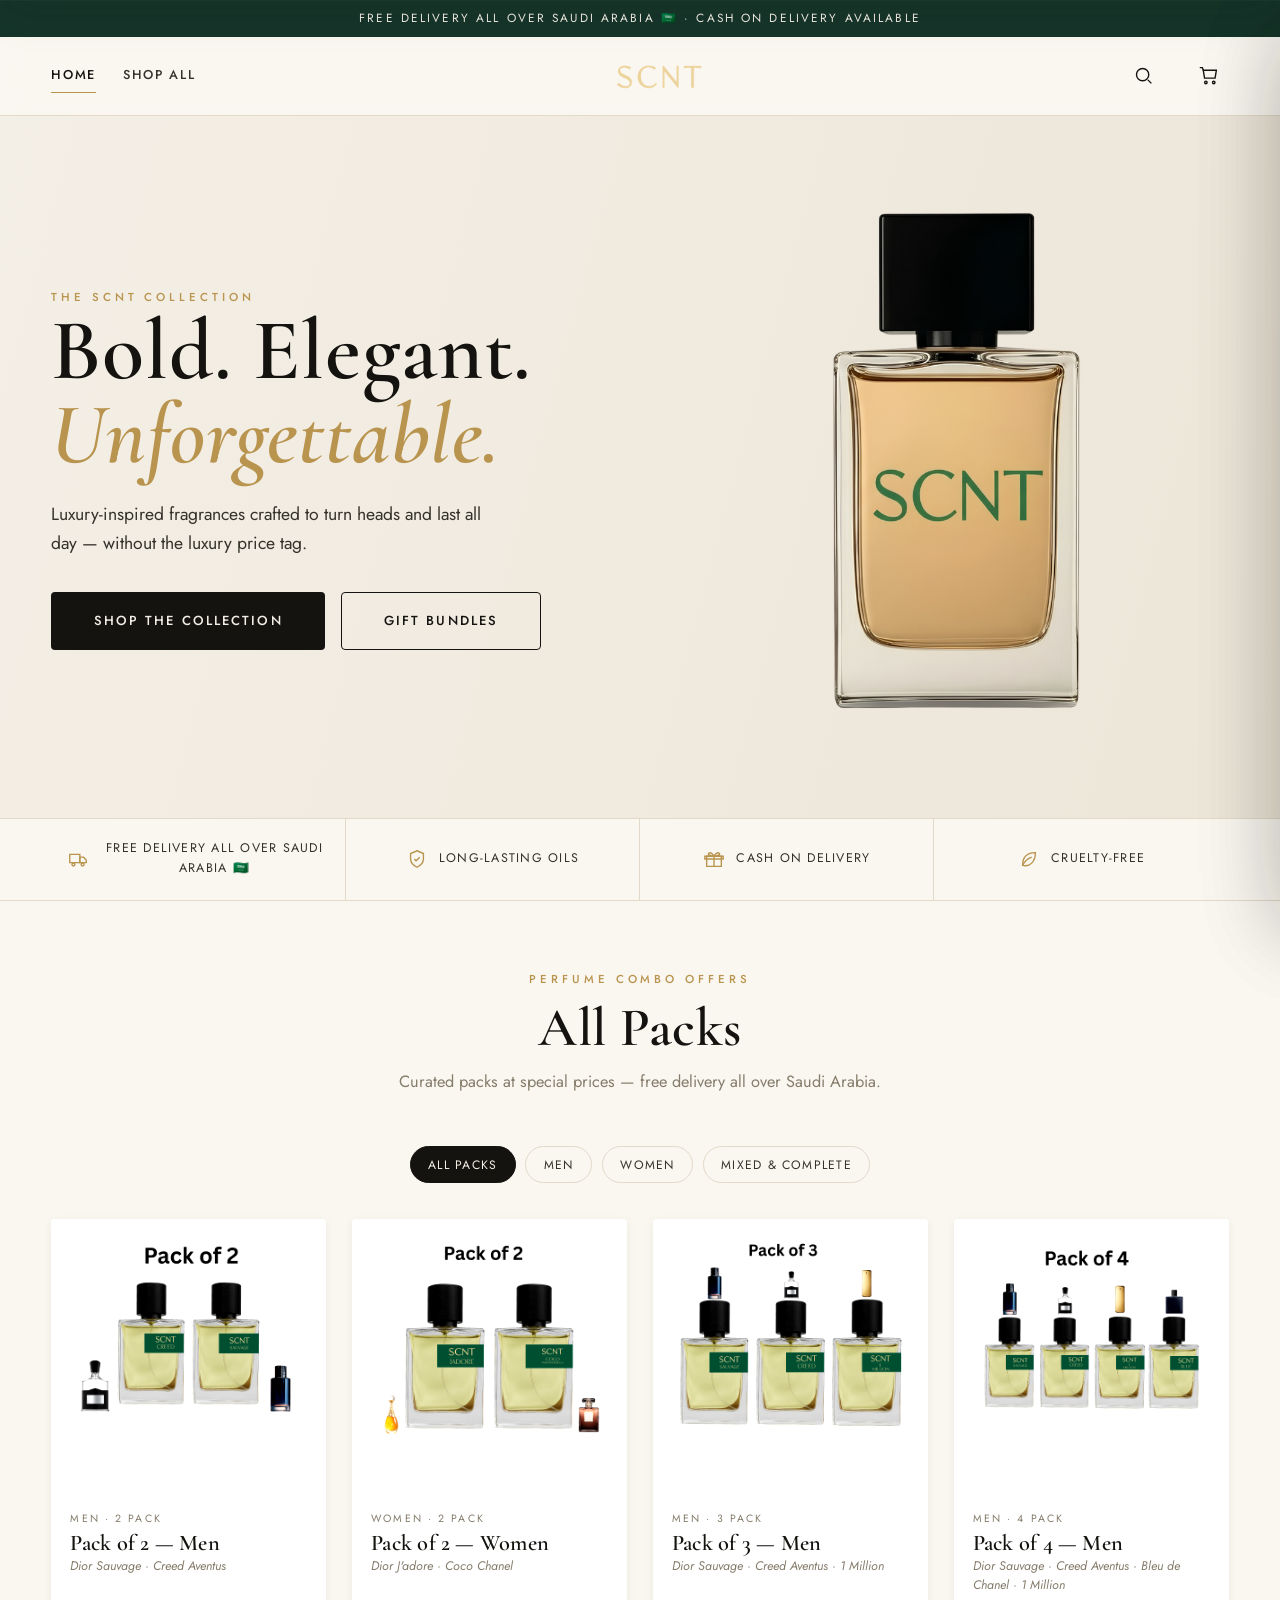
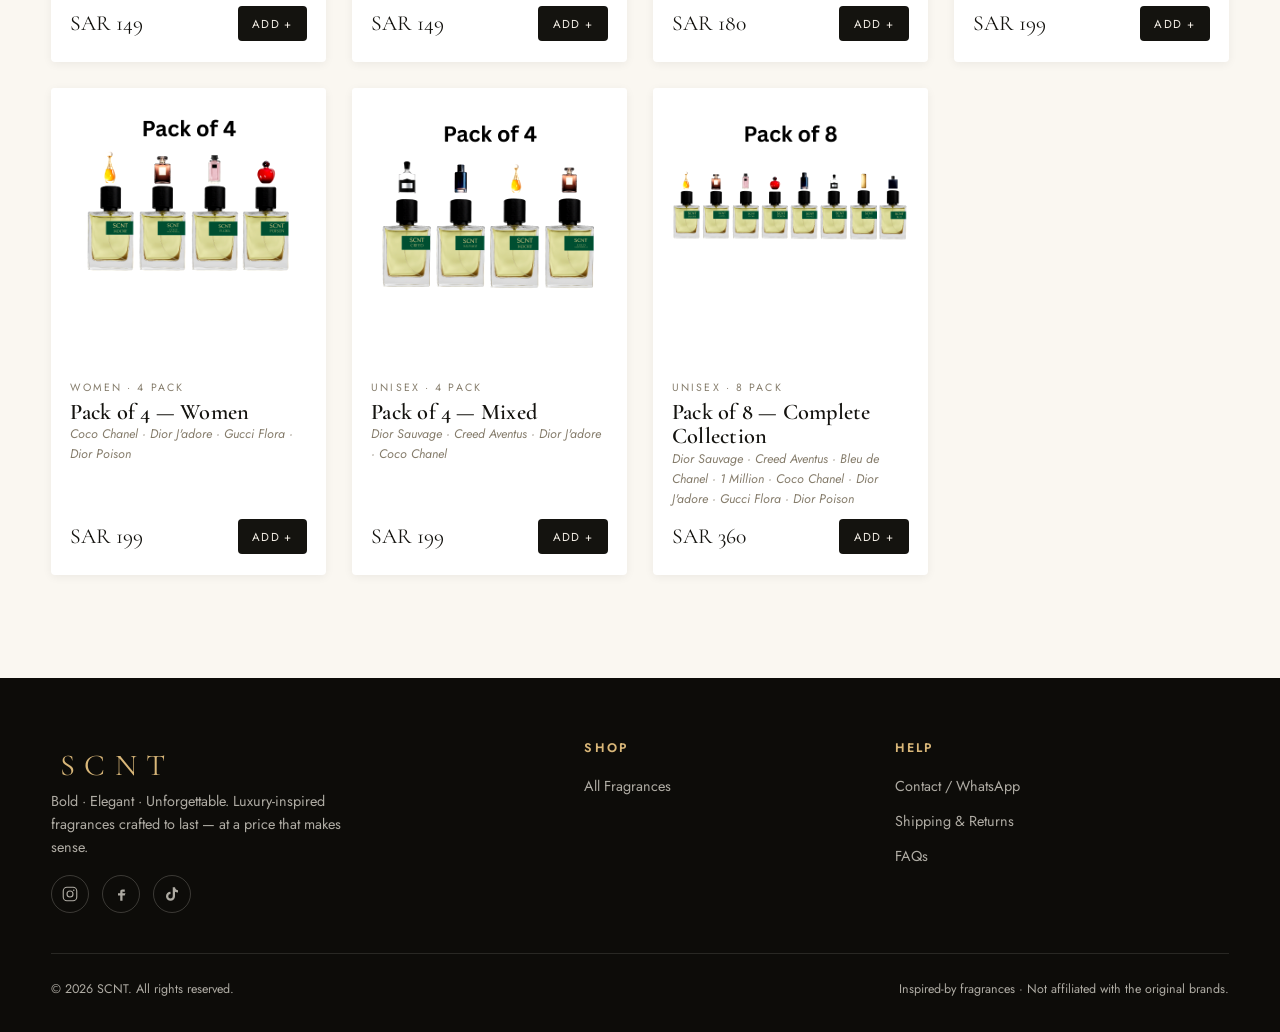
<file: index.html>
<!DOCTYPE html>
<html lang="en">
<head>
<meta charset="UTF-8">
<meta name="viewport" content="width=device-width, initial-scale=1.0">
<title>SCNT — Bold. Elegant. Unforgettable. | Luxury-Inspired Perfumes</title>
<meta name="description" content="SCNT — luxury-inspired fragrances for men & women. Long-lasting perfumes at a price that makes sense. Perfume combo packs with free delivery all over Saudi Arabia. Cash on Delivery.">
<link rel="icon" href="logos stuff/fav icon green.png">
<link rel="preconnect" href="https://fonts.googleapis.com">
<link rel="preconnect" href="https://fonts.gstatic.com" crossorigin>
<link href="https://fonts.googleapis.com/css2?family=Cormorant+Garamond:ital,wght@0,500;0,600;0,700;1,500;1,600&family=Jost:wght@300;400;500;600&display=swap" rel="stylesheet">
<link rel="stylesheet" href="css/styles.css">
</head>
<body>
<div id="site-header"></div>

<!-- HERO -->
<section class="hero">
  <div class="wrap hero-grid">
    <div class="hero-copy">
      <span class="eyebrow">The SCNT Collection</span>
      <h1>Bold. Elegant.<br><span class="gold">Unforgettable.</span></h1>
      <p>Luxury-inspired fragrances crafted to turn heads and last all day — without the luxury price tag.</p>
      <div class="hero-cta">
        <a href="shop.html" class="btn btn-dark btn-lg">Shop the Collection</a>
        <a href="shop.html?cat=packs" class="btn btn-outline btn-lg">Gift Bundles</a>
      </div>
    </div>
    <div class="hero-media">
      <img id="heroImg" src="logos stuff/Snct hero page image finl.png" alt="SCNT signature fragrance">
    </div>
  </div>
</section>

<!-- TRUST -->
<div class="trust">
  <div class="wrap trust-grid" id="trustGrid"></div>
</div>

<!-- ALL PACKS (shop-style with filters) -->
<section class="section" style="padding-top:clamp(2.5rem,5vw,4rem)">
  <div class="wrap">
    <div class="section-head reveal">
      <span class="eyebrow">Perfume Combo Offers</span>
      <h2 id="homePacksTitle">All Packs</h2>
      <p id="homePacksSub">Curated packs at special prices — free delivery all over Saudi Arabia.</p>
    </div>
    <div class="filters" id="homeFilters" style="display:flex;gap:.6rem;justify-content:center;flex-wrap:wrap;margin-bottom:2.2rem"></div>
    <div class="product-grid" id="homePacksGrid"></div>
  </div>
</section>

<div id="site-footer"></div>

<script src="js/data.js"></script>
<script src="js/app.js"></script>
<script>
  buildChrome("home");
  // Trust strip
  document.getElementById("trustGrid").innerHTML = [
    [IC.truck, "Free Delivery All Over Saudi Arabia 🇸🇦"],
    [IC.shield, "Long-Lasting Oils"],
    [IC.gift, "Cash on Delivery"],
    [IC.leaf, "Cruelty-Free"]
  ].map(([i,t]) => `<div class="trust-item">${i}<span>${t}</span></div>`).join("");

  // Grids
  // Shop-style filterable pack grid
  let homeGender = "All";
  const homeDefs = [
    { key: "All",    label: "All Packs" },
    { key: "Men",    label: "Men" },
    { key: "Women",  label: "Women" },
    { key: "Unisex", label: "Mixed & Complete" }
  ];
  const homeTitles = {
    "All":    ["All Packs", "Curated packs at special prices — free delivery all over Saudi Arabia."],
    "Men":    ["Men's Packs", "Bold combos for the modern man."],
    "Women":  ["Women's Packs", "Elegant sets she'll love."],
    "Unisex": ["Mixed & Complete Packs", "The best of both — and the full collection."]
  };
  function renderHomeFilters() {
    document.getElementById("homeFilters").innerHTML = homeDefs.map(f =>
      `<button class="chip ${homeGender===f.key?'active':''}" data-f="${f.key}">${f.label}</button>`
    ).join("");
    document.querySelectorAll("#homeFilters .chip").forEach(c => c.onclick = () => {
      homeGender = c.dataset.f;
      applyHome();
    });
  }
  function applyHome() {
    let list = [...PACKS];
    if (homeGender !== "All") list = list.filter(p => p.gender === homeGender);
    renderGrid(document.getElementById("homePacksGrid"), list);
    document.getElementById("homePacksTitle").textContent = homeTitles[homeGender][0];
    document.getElementById("homePacksSub").textContent = homeTitles[homeGender][1];
    renderHomeFilters();
  }
  applyHome();
  observeReveals();
</script>
</body>
</html>
</file>
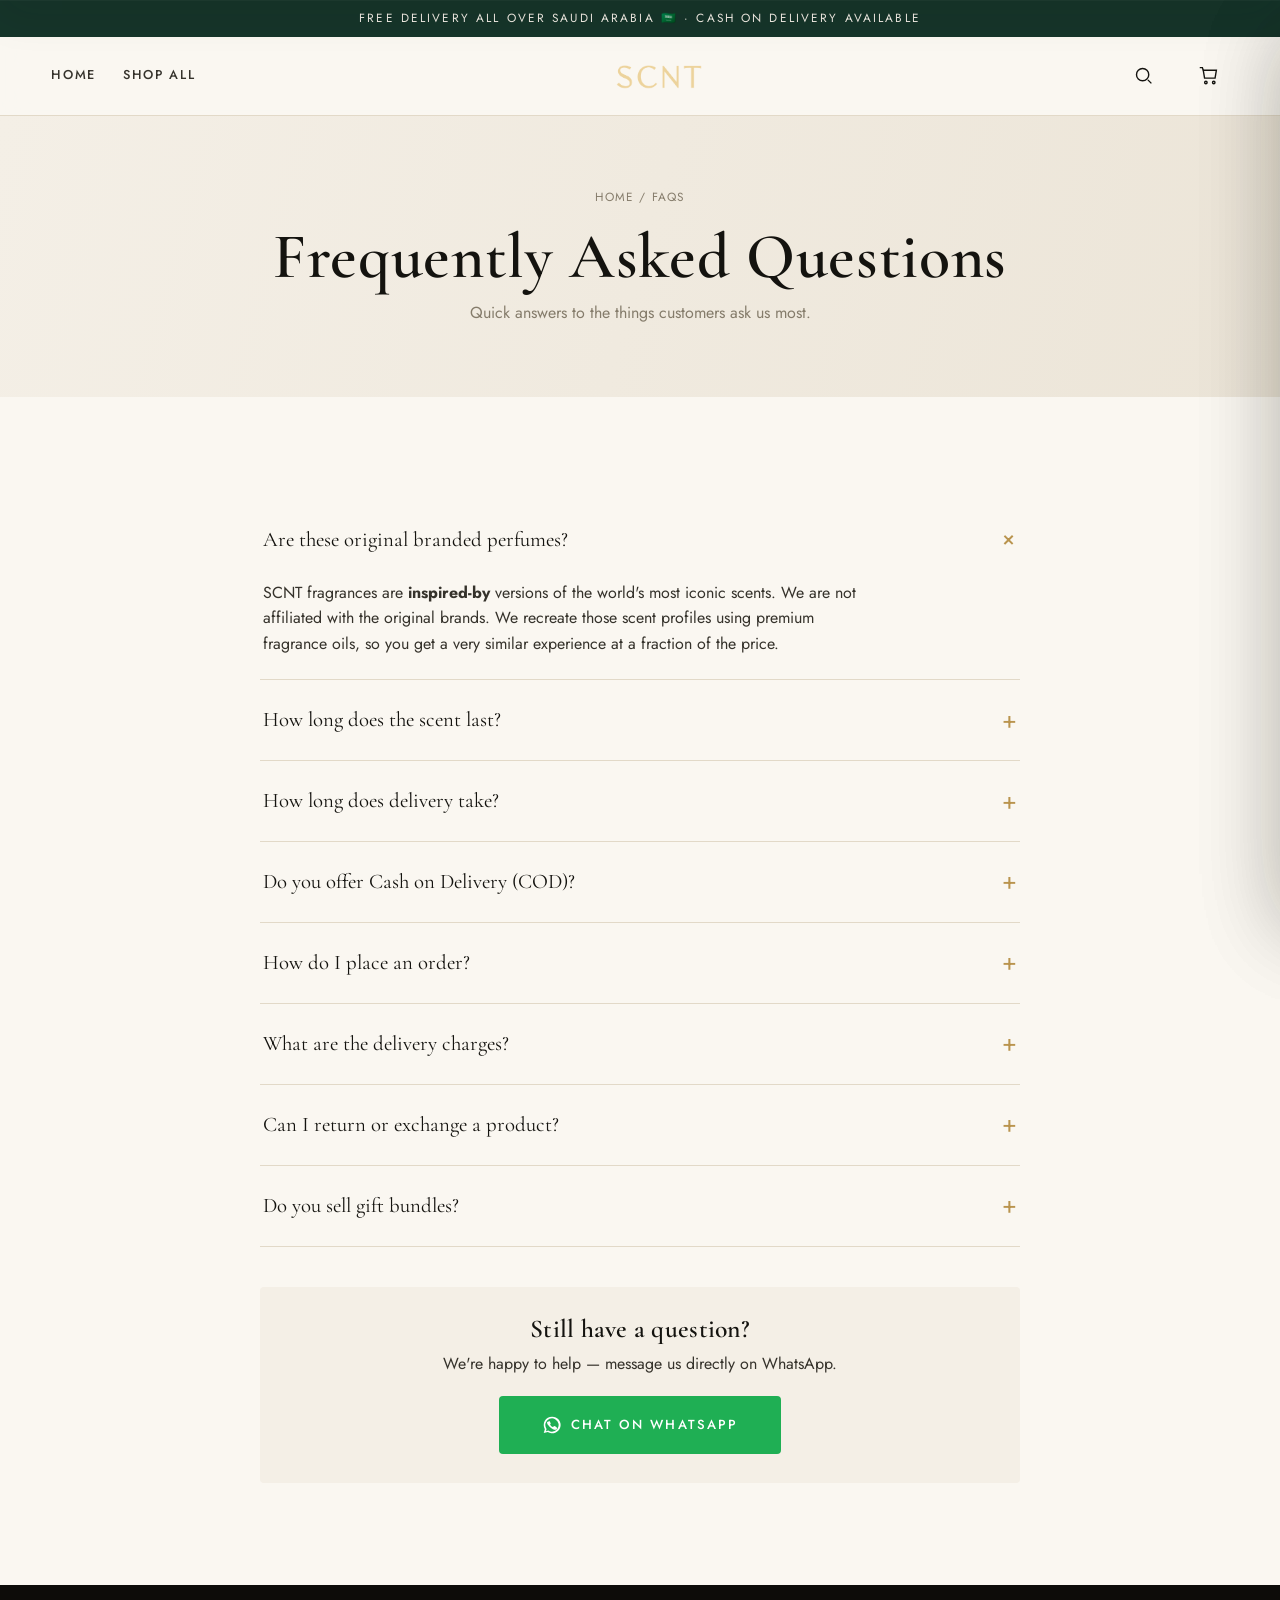
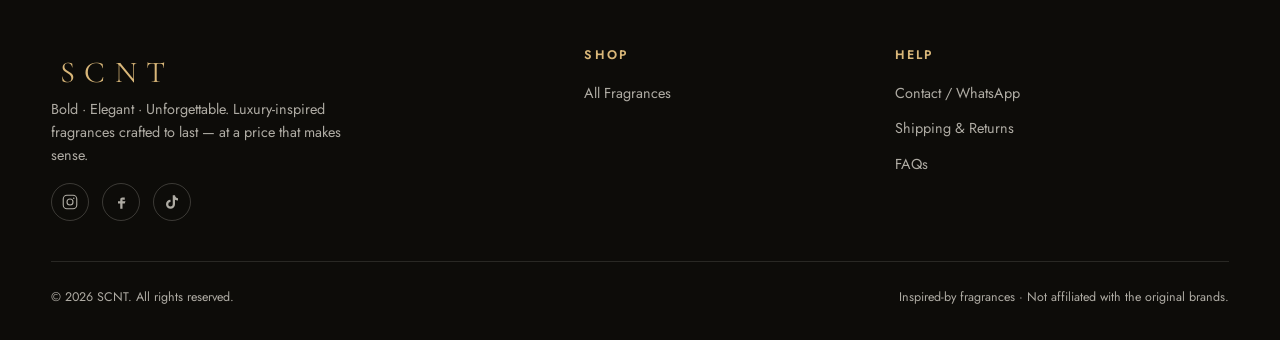
<file: faq.html>
<!DOCTYPE html>
<html lang="en">
<head>
<meta charset="UTF-8">
<meta name="viewport" content="width=device-width, initial-scale=1.0">
<title>FAQs | SCNT</title>
<meta name="description" content="Frequently asked questions about SCNT fragrances — quality, longevity, delivery, Cash on Delivery, ordering and returns.">
<link rel="icon" href="logos stuff/fav icon green.png">
<link rel="preconnect" href="https://fonts.googleapis.com">
<link rel="preconnect" href="https://fonts.gstatic.com" crossorigin>
<link href="https://fonts.googleapis.com/css2?family=Cormorant+Garamond:ital,wght@0,500;0,600;0,700;1,500;1,600&family=Jost:wght@300;400;500;600&display=swap" rel="stylesheet">
<link rel="stylesheet" href="css/styles.css">
</head>
<body>
<div id="site-header"></div>

<div class="page-head">
  <div class="wrap">
    <div class="breadcrumb"><a href="index.html">Home</a> / FAQs</div>
    <h1>Frequently Asked Questions</h1>
    <p>Quick answers to the things customers ask us most.</p>
  </div>
</div>

<section class="section">
  <div class="wrap info">

    <details class="faq-item" open>
      <summary>Are these original branded perfumes?</summary>
      <div class="faq-body">SCNT fragrances are <strong>inspired-by</strong> versions of the world's most iconic scents. We are not affiliated with the original brands. We recreate those scent profiles using premium fragrance oils, so you get a very similar experience at a fraction of the price.</div>
    </details>

    <details class="faq-item">
      <summary>How long does the scent last?</summary>
      <div class="faq-body">Thanks to our high oil concentration, most fragrances last a full day on skin and even longer on clothing. Longevity varies a little by scent and skin type.</div>
    </details>

    <details class="faq-item">
      <summary>How long does delivery take?</summary>
      <div class="faq-body">Orders are delivered within <strong>2–3 days after your order is confirmed</strong>. See our <a href="shipping.html" style="border-bottom:1px solid var(--gold-deep)">Shipping &amp; Returns</a> page for full details.</div>
    </details>

    <details class="faq-item">
      <summary>Do you offer Cash on Delivery (COD)?</summary>
      <div class="faq-body">Yes — Cash on Delivery is available nationwide. You pay when your order arrives at your doorstep.</div>
    </details>

    <details class="faq-item">
      <summary>How do I place an order?</summary>
      <div class="faq-body">Add the fragrances you love to your bag, then tap <strong>“Order via WhatsApp.”</strong> Your order details are filled in automatically — just send the message and share your name and address to confirm.</div>
    </details>

    <details class="faq-item">
      <summary>What are the delivery charges?</summary>
      <div class="faq-body">Delivery is <strong>FREE on every order, all over Saudi Arabia 🇸🇦</strong>. No minimum order needed.</div>
    </details>

    <details class="faq-item">
      <summary>Can I return or exchange a product?</summary>
      <div class="faq-body">If an item arrives damaged or incorrect, message us within <strong>3 days of delivery</strong> and we'll replace it. For hygiene reasons, opened or used fragrances can't be returned unless faulty.</div>
    </details>

    <details class="faq-item">
      <summary>Do you sell gift bundles?</summary>
      <div class="faq-body">Yes! Our <a href="shop.html?cat=packs" style="border-bottom:1px solid var(--gold-deep)">Gift Bundles</a> pair popular scents together at a discounted price — perfect for gifting or building your collection.</div>
    </details>

    <div class="info-cta">
      <h3>Still have a question?</h3>
      <p>We're happy to help — message us directly on WhatsApp.</p>
      <a class="btn wa-btn btn-lg" id="waContact">Chat on WhatsApp</a>
    </div>

  </div>
</section>

<div id="site-footer"></div>

<script src="js/data.js"></script>
<script src="js/app.js"></script>
<script>
  buildChrome("");
  document.getElementById("waContact").innerHTML = IC.wa + " Chat on WhatsApp";
  document.getElementById("waContact").href = "https://wa.me/" + SITE.whatsapp;
  document.getElementById("waContact").target = "_blank";
</script>
</body>
</html>
</file>
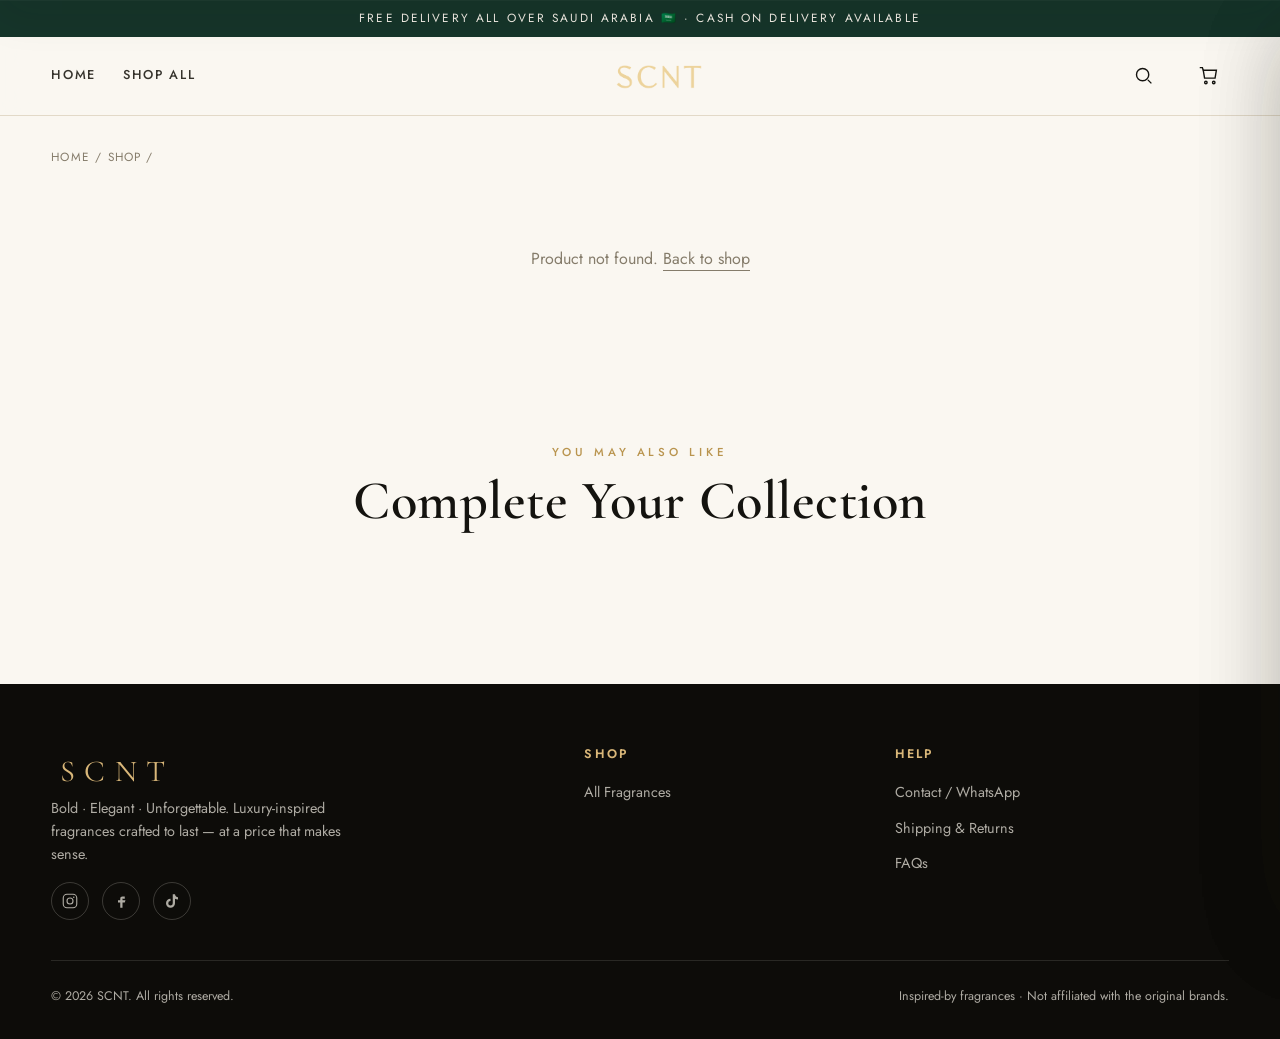
<file: product.html>
<!DOCTYPE html>
<html lang="en">
<head>
<meta charset="UTF-8">
<meta name="viewport" content="width=device-width, initial-scale=1.0">
<title>Fragrance | SCNT</title>
<meta name="description" content="SCNT luxury-inspired fragrance — long-lasting, premium oils. Free delivery over Rs. 3,000, Cash on Delivery.">
<link rel="icon" href="logos stuff/fav icon green.png">
<link rel="preconnect" href="https://fonts.googleapis.com">
<link rel="preconnect" href="https://fonts.gstatic.com" crossorigin>
<link href="https://fonts.googleapis.com/css2?family=Cormorant+Garamond:ital,wght@0,500;0,600;0,700;1,500;1,600&family=Jost:wght@300;400;500;600&display=swap" rel="stylesheet">
<link rel="stylesheet" href="css/styles.css">
</head>
<body>
<div id="site-header"></div>

<section class="section" style="padding-top:2rem">
  <div class="wrap">
    <div class="breadcrumb"><a href="index.html">Home</a> / <a href="shop.html">Shop</a> / <span id="crumb"></span></div>
    <div class="pdp" id="pdp"></div>
  </div>
</section>

<section class="section" style="padding-top:0">
  <div class="wrap">
    <div class="section-head"><span class="eyebrow">You may also like</span><h2>Complete Your Collection</h2></div>
    <div class="product-grid" id="related"></div>
  </div>
</section>

<div id="site-footer"></div>

<script src="js/data.js"></script>
<script src="js/app.js"></script>
<script>
  buildChrome("");
  const id = new URLSearchParams(location.search).get("id");
  const p = findItem(id);

  if (!p) {
    document.getElementById("pdp").innerHTML = `<div class="spin" style="grid-column:1/-1">Product not found. <a href="shop.html" style="border-bottom:1px solid">Back to shop</a></div>`;
  } else {
    document.title = p.name + " | SCNT";
    document.getElementById("crumb").textContent = p.name;
    const priceHtml = p.was
      ? `<span class="was" style="text-decoration:line-through;color:var(--muted);font-size:1.3rem;margin-right:.6rem">${money(p.was)}</span>${money(p.price)}`
      : money(p.price);

    document.getElementById("pdp").innerHTML = `
      <div class="pdp-gallery">
        <div class="gallery-main"><img id="mainImg" src="${enc(p.images[0])}" alt="${p.name}"></div>
        <div class="gallery-thumbs" id="thumbs">
          ${p.images.map((im,i)=>`<button class="${i===0?'active':''}" data-i="${i}"><img src="${enc(im)}" alt="${p.name} ${i+1}"></button>`).join("")}
        </div>
      </div>
      <div class="pdp-info">
        <span class="eyebrow">${p.gender}${p.count?" · "+p.count+" Bottle Set":""}</span>
        <h1>${p.name}</h1>
        ${p.inspired?`<div class="pdp-insp">${p.inspired}</div>`:""}
        ${p.rating?`<div>${stars(p.rating)} <span style="color:var(--muted);font-size:.85rem">· In stock</span></div>`:""}
        <div class="pdp-price">${priceHtml}</div>
        <p class="pdp-desc">${p.desc}</p>
        ${p.notes?`<div class="notes-block"><h4>Fragrance Notes</h4><div class="notes-pills">${p.notes.map(n=>`<span class="note-pill">${n}</span>`).join("")}</div></div>`:""}
        <div class="pdp-buy">
          <div class="qty">
            <button id="qMinus">−</button><span id="qVal">1</span><button id="qPlus">+</button>
          </div>
          <button class="btn btn-dark btn-lg" id="addBtn" style="flex:1">Add to Bag · <span id="btnPrice">${money(p.price)}</span></button>
        </div>
        <a class="btn wa-btn btn-block btn-lg" id="buyNow">${IC.wa} Buy Now on WhatsApp</a>
        <div class="pdp-meta" style="margin-top:1.6rem">
          <div>${IC.truck}<span>Free Delivery All Over Saudi Arabia 🇸🇦</span></div>
          <div>${IC.gift}<span>Cash on Delivery available nationwide</span></div>
          <div>${IC.shield}<span>Premium long-lasting oils · 50ml</span></div>
        </div>
      </div>`;

    // gallery
    let qty = 1;
    document.querySelectorAll("#thumbs button").forEach(b => b.onclick = () => {
      document.getElementById("mainImg").src = enc(p.images[b.dataset.i]);
      document.querySelectorAll("#thumbs button").forEach(x=>x.classList.remove("active"));
      b.classList.add("active");
    });
    const sync = () => { document.getElementById("qVal").textContent = qty; document.getElementById("btnPrice").textContent = money(p.price*qty); };
    document.getElementById("qMinus").onclick = () => { qty = Math.max(1, qty-1); sync(); };
    document.getElementById("qPlus").onclick  = () => { qty++; sync(); };
    document.getElementById("addBtn").onclick = () => addToCart(p.id, qty);
    document.getElementById("buyNow").onclick = () => { addToCart(p.id, qty); setTimeout(checkout, 400); };

    // related
    const pool = PACKS.filter(x => x.id !== p.id).slice(0,4);
    renderGrid(document.getElementById("related"), pool);
  }
</script>
</body>
</html>
</file>
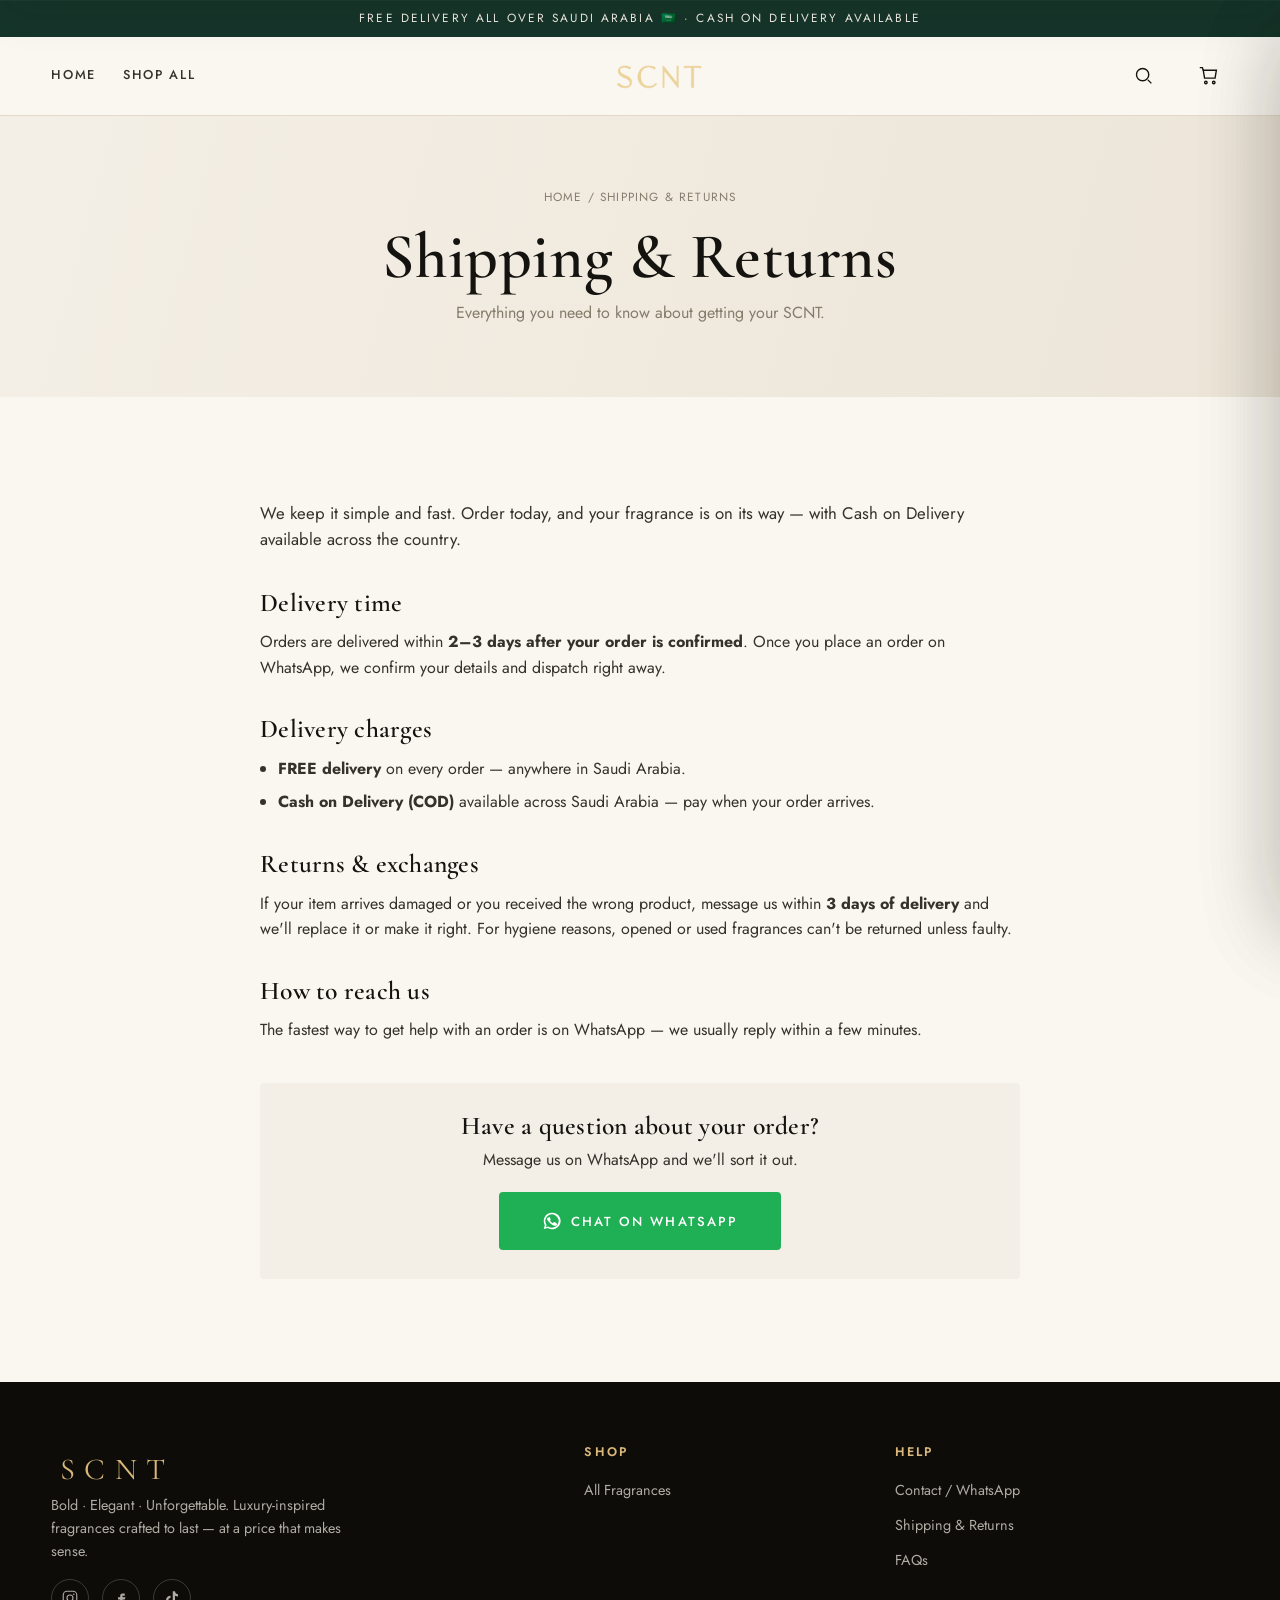
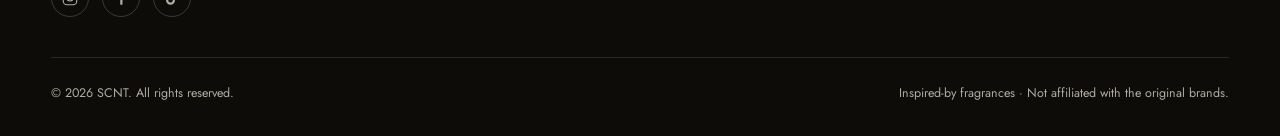
<file: shipping.html>
<!DOCTYPE html>
<html lang="en">
<head>
<meta charset="UTF-8">
<meta name="viewport" content="width=device-width, initial-scale=1.0">
<title>Shipping & Returns | SCNT</title>
<meta name="description" content="SCNT shipping & returns — orders delivered 2–3 days after order, Cash on Delivery available, free delivery all over Saudi Arabia.">
<link rel="icon" href="logos stuff/fav icon green.png">
<link rel="preconnect" href="https://fonts.googleapis.com">
<link rel="preconnect" href="https://fonts.gstatic.com" crossorigin>
<link href="https://fonts.googleapis.com/css2?family=Cormorant+Garamond:ital,wght@0,500;0,600;0,700;1,500;1,600&family=Jost:wght@300;400;500;600&display=swap" rel="stylesheet">
<link rel="stylesheet" href="css/styles.css">
</head>
<body>
<div id="site-header"></div>

<div class="page-head">
  <div class="wrap">
    <div class="breadcrumb"><a href="index.html">Home</a> / Shipping &amp; Returns</div>
    <h1>Shipping &amp; Returns</h1>
    <p>Everything you need to know about getting your SCNT.</p>
  </div>
</div>

<section class="section">
  <div class="wrap info">
    <p class="info-lead">We keep it simple and fast. Order today, and your fragrance is on its way — with Cash on Delivery available across the country.</p>

    <h3>Delivery time</h3>
    <p>Orders are delivered within <strong>2–3 days after your order is confirmed</strong>. Once you place an order on WhatsApp, we confirm your details and dispatch right away.</p>

    <h3>Delivery charges</h3>
    <ul class="info-list">
      <li><strong>FREE delivery</strong> on every order — anywhere in Saudi Arabia.</li>
      <li><strong>Cash on Delivery (COD)</strong> available across Saudi Arabia — pay when your order arrives.</li>
    </ul>

    <h3>Returns &amp; exchanges</h3>
    <p>If your item arrives damaged or you received the wrong product, message us within <strong>3 days of delivery</strong> and we'll replace it or make it right. For hygiene reasons, opened or used fragrances can't be returned unless faulty.</p>

    <h3>How to reach us</h3>
    <p>The fastest way to get help with an order is on WhatsApp — we usually reply within a few minutes.</p>

    <div class="info-cta">
      <h3>Have a question about your order?</h3>
      <p>Message us on WhatsApp and we'll sort it out.</p>
      <a class="btn wa-btn btn-lg" id="waContact">Chat on WhatsApp</a>
    </div>
  </div>
</section>

<div id="site-footer"></div>

<script src="js/data.js"></script>
<script src="js/app.js"></script>
<script>
  buildChrome("");
  document.getElementById("waContact").innerHTML = IC.wa + " Chat on WhatsApp";
  document.getElementById("waContact").href = "https://wa.me/" + SITE.whatsapp;
  document.getElementById("waContact").target = "_blank";
</script>
</body>
</html>
</file>
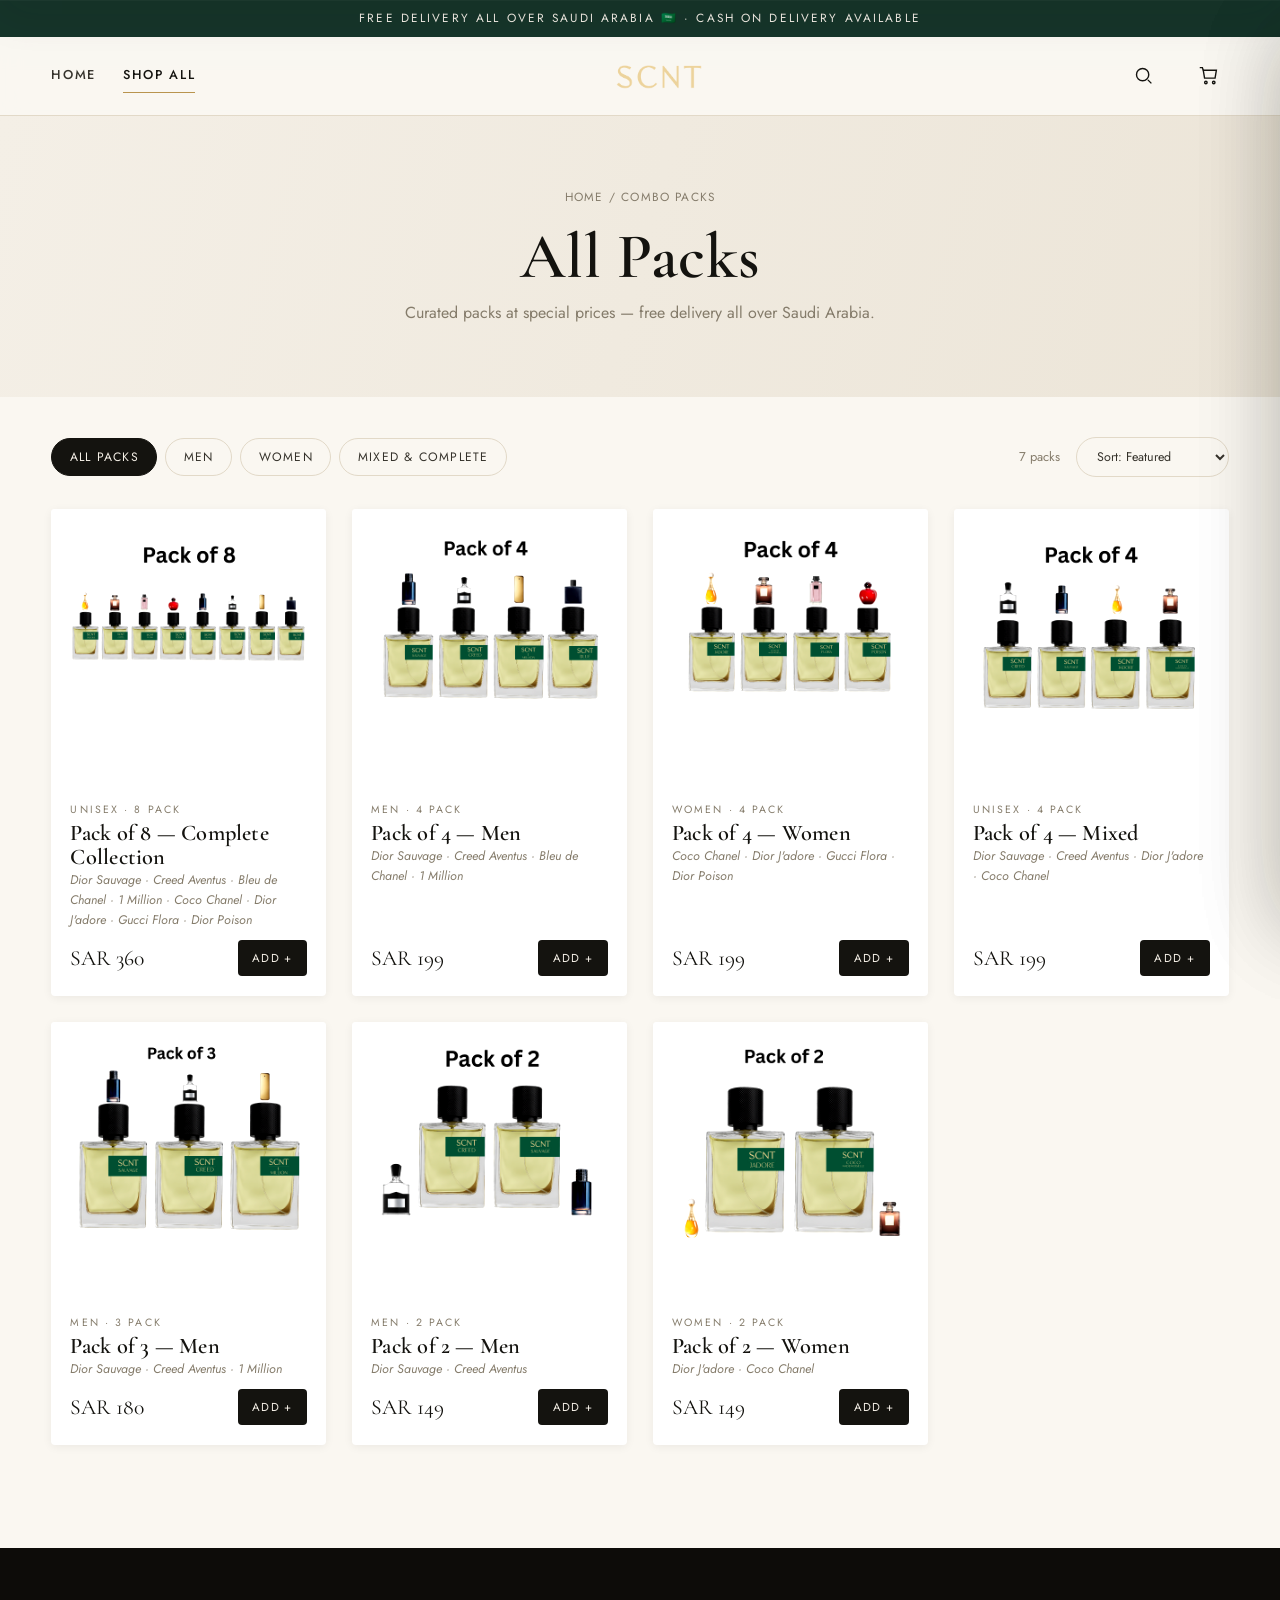
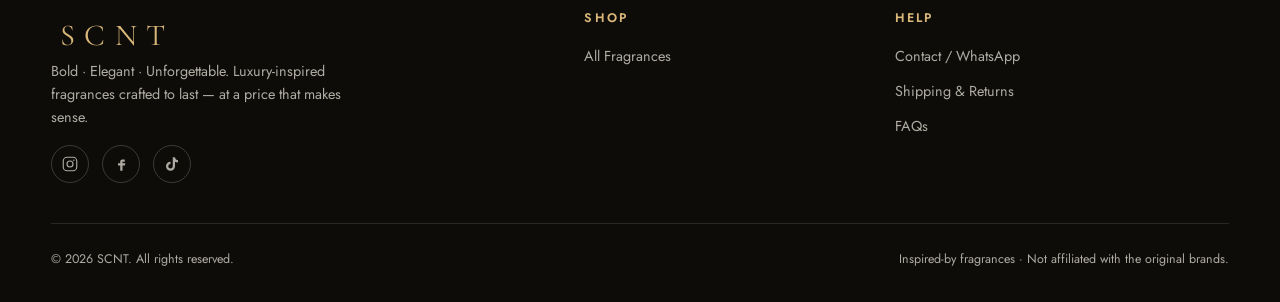
<file: shop.html>
<!DOCTYPE html>
<html lang="en">
<head>
<meta charset="UTF-8">
<meta name="viewport" content="width=device-width, initial-scale=1.0">
<title>Combo Packs Fragrances | SCNT</title>
<meta name="description" content="Browse every SCNT fragrance — men's, women's, unisex and gift bundles. Luxury-inspired perfumes with free delivery over Rs. 3,000.">
<link rel="icon" href="logos stuff/fav icon green.png">
<link rel="preconnect" href="https://fonts.googleapis.com">
<link rel="preconnect" href="https://fonts.gstatic.com" crossorigin>
<link href="https://fonts.googleapis.com/css2?family=Cormorant+Garamond:ital,wght@0,500;0,600;0,700;1,500;1,600&family=Jost:wght@300;400;500;600&display=swap" rel="stylesheet">
<link rel="stylesheet" href="css/styles.css">
</head>
<body>
<div id="site-header"></div>

<div class="page-head">
  <div class="wrap">
    <div class="breadcrumb"><a href="index.html">Home</a> / <span id="crumb">Combo Packs</span></div>
    <h1 id="pageTitle">All Fragrances</h1>
    <p id="pageSub">Find your signature scent.</p>
  </div>
</div>

<section class="section" style="padding-top:2.5rem">
  <div class="wrap">
    <div class="shop-toolbar">
      <div class="filters" id="filters"></div>
      <div style="display:flex;align-items:center;gap:1rem">
        <span class="result-count" id="resultCount"></span>
        <select class="sort-select" id="sort">
          <option value="featured">Sort: Featured</option>
          <option value="low">Price: Low to High</option>
          <option value="high">Price: High to Low</option>
          <option value="rating">Top Rated</option>
        </select>
      </div>
    </div>
    <div class="product-grid" id="shopGrid"></div>
    <div id="empty" class="spin" style="display:none">No products match this filter.</div>
  </div>
</section>

<div id="site-footer"></div>

<script src="js/data.js"></script>
<script src="js/app.js"></script>
<script>
  buildChrome("shop");

  let genderFilter = "All";
  let sortMode = "featured";

  const filterDefs = [
    { key: "All",    label: "All Packs" },
    { key: "Men",    label: "Men" },
    { key: "Women",  label: "Women" },
    { key: "Unisex", label: "Mixed & Complete" }
  ];

  function renderFilters() {
    document.getElementById("filters").innerHTML = filterDefs.map(f =>
      `<button class="chip ${genderFilter===f.key?'active':''}" data-f="${f.key}">${f.label}</button>`
    ).join("");
    document.querySelectorAll("#filters .chip").forEach(c => c.onclick = () => {
      genderFilter = c.dataset.f; apply();
    });
  }

  function apply() {
    let list = [...PACKS];
    if (genderFilter !== "All") list = list.filter(p => p.gender === genderFilter);
    if (sortMode === "low")  list.sort((a,b)=>a.price-b.price);
    if (sortMode === "high") list.sort((a,b)=>b.price-a.price);
    if (sortMode === "featured") list.sort((a,b)=>(b.count||0)-(a.count||0));

    const grid = document.getElementById("shopGrid");
    grid.innerHTML = list.map(card).join("");
    observeReveals();
    document.getElementById("empty").style.display = list.length ? "none" : "block";
    document.getElementById("resultCount").textContent = list.length + " pack" + (list.length!==1?"s":"");

    const titles = {
      "All":    ["All Packs", "Curated packs at special prices — free delivery all over Saudi Arabia."],
      "Men":    ["Men's Packs", "Bold combos for the modern man."],
      "Women":  ["Women's Packs", "Elegant sets she'll love."],
      "Unisex": ["Mixed & Complete Packs", "The best of both — and the full collection."]
    };
    document.getElementById("pageTitle").textContent = titles[genderFilter][0];
    document.getElementById("pageSub").textContent = titles[genderFilter][1];
    document.getElementById("crumb").textContent = "Combo Packs";
    renderFilters();
  }

  document.getElementById("sort").onchange = e => { sortMode = e.target.value; apply(); };
  apply();
</script>
</body>
</html>
</file>
<file: css/styles.css>
/* ============================================================
   SCNT — Premium fragrance store
   Design system + components
   ============================================================ */

:root {
  /* Brand palette (from logo + cover) */
  --cream:      #f4efe6;
  --cream-2:    #ece5d8;
  --paper:      #faf7f1;
  --ink:        #14130f;
  --ink-soft:   #35322b;
  --green:      #16352a;   /* label green */
  --green-2:    #1e4636;
  --gold:       #d9b779;   /* logo gold */
  --gold-deep:  #b9944e;
  --line:       #e2d9c8;
  --muted:      #857c6b;
  --white:      #ffffff;
  --danger:     #a4442f;

  --shadow-sm: 0 2px 10px rgba(20,19,15,.06);
  --shadow-md: 0 14px 40px rgba(20,19,15,.10);
  --shadow-lg: 0 30px 80px rgba(20,19,15,.16);

  --serif: "Cormorant Garamond", "Playfair Display", Georgia, serif;
  --sans:  "Jost", "Poppins", system-ui, -apple-system, "Segoe UI", sans-serif;

  --wrap: 1240px;
  --radius: 4px;
}

/* ---------- Reset / base ---------- */
* { box-sizing: border-box; margin: 0; padding: 0; }
html { scroll-behavior: smooth; }
body {
  font-family: var(--sans);
  color: var(--ink);
  background: var(--paper);
  line-height: 1.6;
  -webkit-font-smoothing: antialiased;
  overflow-x: hidden;
}
img { max-width: 100%; display: block; }
a { color: inherit; text-decoration: none; }
button { font-family: inherit; cursor: pointer; border: none; background: none; }
ul { list-style: none; }

h1, h2, h3, h4 { font-family: var(--serif); font-weight: 600; line-height: 1.08; letter-spacing: .01em; }

.wrap { width: min(var(--wrap), 92%); margin-inline: auto; }
.eyebrow {
  font-family: var(--sans);
  text-transform: uppercase;
  letter-spacing: .34em;
  font-size: .72rem;
  font-weight: 500;
  color: var(--gold-deep);
}
.section { padding: clamp(3.5rem, 8vw, 7rem) 0; }
.section-head { text-align: center; max-width: 640px; margin: 0 auto clamp(2rem,4vw,3.2rem); }
.section-head h2 { font-size: clamp(2.1rem, 5vw, 3.4rem); margin: .5rem 0 .7rem; }
.section-head p { color: var(--muted); font-size: 1.02rem; }

/* ---------- Buttons ---------- */
.btn {
  display: inline-flex; align-items: center; justify-content: center; gap: .55rem;
  padding: .95rem 2rem;
  font-family: var(--sans); font-size: .82rem; font-weight: 500;
  letter-spacing: .16em; text-transform: uppercase;
  border-radius: var(--radius);
  transition: .3s ease;
  border: 1px solid transparent;
}
.btn-dark { background: var(--ink); color: var(--cream); }
.btn-dark:hover { background: var(--green); }
.btn-gold { background: var(--gold); color: var(--ink); }
.btn-gold:hover { background: var(--gold-deep); color: var(--white); }
.btn-outline { border-color: var(--ink); color: var(--ink); background: transparent; }
.btn-outline:hover { background: var(--ink); color: var(--cream); }
.btn-ghost { border-color: var(--line); color: var(--ink-soft); }
.btn-ghost:hover { border-color: var(--ink); }
.btn-block { width: 100%; }
.btn-lg { padding: 1.1rem 2.6rem; }

/* ---------- Announcement bar ---------- */
.topbar {
  background: var(--green); color: var(--cream);
  text-align: center; font-size: .74rem; letter-spacing: .18em;
  text-transform: uppercase; padding: .55rem 1rem;
}
.topbar b { color: var(--gold); font-weight: 600; }

/* ---------- Header ---------- */
.header {
  position: sticky; top: 0; z-index: 100;
  background: rgba(250,247,241,.86);
  backdrop-filter: blur(14px);
  border-bottom: 1px solid var(--line);
}
.nav { display: flex; align-items: center; justify-content: space-between; height: 78px; }
.nav-left, .nav-right { display: flex; align-items: center; gap: 1.6rem; }
.nav-links { display: flex; gap: 1.7rem; }
.nav-links a {
  font-size: .8rem; letter-spacing: .13em; text-transform: uppercase;
  font-weight: 500; color: var(--ink-soft); position: relative; padding: .3rem 0;
}
.nav-links a::after {
  content: ""; position: absolute; left: 0; bottom: -2px; height: 1px; width: 0;
  background: var(--gold-deep); transition: width .3s;
}
.nav-links a:hover::after, .nav-links a.active::after { width: 100%; }
.nav-links a.active { color: var(--ink); }

.brand-logo { text-align: center; }
.brand-logo img { height: 36px; width: auto; }
.brand-word {
  font-family: var(--serif); font-size: 1.9rem; letter-spacing: .3em;
  color: var(--ink); padding-left: .3em;
}

.icon-btn {
  position: relative; display: inline-flex; align-items: center; justify-content: center;
  width: 40px; height: 40px; border-radius: 50%; color: var(--ink);
  transition: background .25s;
}
.icon-btn:hover { background: var(--cream-2); }
.icon-btn svg { width: 21px; height: 21px; }
.cart-count {
  position: absolute; top: 2px; right: 0;
  background: var(--gold); color: var(--ink);
  font-family: var(--sans); font-size: .62rem; font-weight: 700;
  min-width: 17px; height: 17px; border-radius: 9px;
  display: flex; align-items: center; justify-content: center; padding: 0 4px;
}
.hamburger { display: none; }

/* ---------- Hero ---------- */
.hero {
  position: relative;
  background: linear-gradient(105deg, var(--cream) 0%, var(--cream-2) 100%);
  overflow: hidden;
}
.hero-grid {
  display: grid; grid-template-columns: 1.05fr .95fr; align-items: center;
  min-height: min(78vh, 720px); gap: 2rem;
}
.hero-copy { padding: 3rem 0; max-width: 560px; }
.hero-copy .eyebrow { margin-bottom: 1.3rem; }
.hero-copy h1 {
  font-size: clamp(3rem, 7vw, 5.4rem); line-height: .98; margin-bottom: 1.4rem;
}
.hero-copy h1 .gold { color: var(--gold-deep); font-style: italic; }
.hero-copy p { font-size: 1.1rem; color: var(--ink-soft); margin-bottom: 2.2rem; max-width: 440px; }
.hero-cta { display: flex; gap: 1rem; flex-wrap: wrap; }
.hero-media {
  position: relative; align-self: stretch; min-height: 460px;
  margin: 1.6rem 0; border-radius: 18px; overflow: hidden;
  animation: floaty 6s ease-in-out infinite;
}
.hero-media img {
  position: absolute; inset: 0; width: 100%; height: 100%;
  object-fit: cover; object-position: center;
}
.hero-smoke { display: none; }
@keyframes floaty { 0%,100% { transform: translateY(0); } 50% { transform: translateY(-14px); } }

/* Full-width cover banner hero */
.hero-cover { background: var(--cream); text-align: center; padding-bottom: .4rem; }
.cover-img { width: 100%; height: auto; display: block; animation: floaty 6s ease-in-out infinite; }
.hero-cover-cta { display: flex; gap: 1rem; justify-content: center; padding: 1.6rem 0 2.4rem; flex-wrap: wrap; }
@media (max-width: 640px) {
  .hero-cover-cta { padding: 1.1rem 0 1.6rem; }
  .hero-cover-cta .btn { flex: 1; }
}

/* trust strip */
.trust {
  border-top: 1px solid var(--line); border-bottom: 1px solid var(--line);
  background: var(--paper);
}
.trust-grid { display: grid; grid-template-columns: repeat(4,1fr); }
.trust-item {
  display: flex; align-items: center; justify-content: center; gap: .7rem;
  padding: 1.3rem 1rem; text-align: center; border-right: 1px solid var(--line);
  font-size: .78rem; letter-spacing: .1em; text-transform: uppercase; color: var(--ink-soft);
}
.trust-item:last-child { border-right: none; }
.trust-item svg { width: 22px; height: 22px; color: var(--gold-deep); flex: none; }

/* ---------- Category / collection tiles ---------- */
.cats { display: grid; grid-template-columns: repeat(3,1fr); gap: 1.4rem; }
.cat {
  position: relative; border-radius: var(--radius); overflow: hidden;
  aspect-ratio: 4/5; display: flex; align-items: flex-end;
  background: #fff; box-shadow: var(--shadow-sm);
  isolation: isolate; transition: transform .35s, box-shadow .35s;
}
.cat:hover { transform: translateY(-4px); box-shadow: var(--shadow-md); }
.cat-bg {
  position: absolute; inset: 0; width: 100%; height: 100%;
  object-fit: cover; object-position: center; z-index: 0; transition: transform .7s ease;
}
.cat:hover .cat-bg { transform: scale(1.06); }
.cat::after {
  content: ""; position: absolute; inset: 0; z-index: 1;
  background: linear-gradient(to top, rgba(10,12,9,.88) 0%, rgba(10,12,9,.45) 32%, rgba(10,12,9,0) 62%);
}
.cat-body { position: relative; z-index: 2; padding: 1.8rem; color: var(--cream); width: 100%; }
.cat-body h3 { font-size: 1.7rem; color: var(--cream); margin-top: .15rem; }
.cat-body span { font-size: .72rem; letter-spacing: .2em; text-transform: uppercase; color: var(--gold); }
.cat-body .explore { display: inline-block; margin-top: .7rem; font-size: .74rem; letter-spacing: .14em; text-transform: uppercase; color: var(--cream); border-bottom: 1px solid var(--gold); padding-bottom: 2px; transition: color .25s; }
.cat:hover .cat-body .explore { color: var(--gold); }

/* ---------- Product cards / grid ---------- */
.product-grid {
  display: grid; grid-template-columns: repeat(4, 1fr); gap: 1.6rem;
}
.card {
  background: var(--white); border-radius: var(--radius);
  overflow: hidden; display: flex; flex-direction: column;
  transition: transform .35s, box-shadow .35s;
  position: relative; box-shadow: var(--shadow-sm);
}
.card:hover { transform: translateY(-6px); box-shadow: var(--shadow-md); }
.card-media {
  position: relative; aspect-ratio: 1/1; background: #ffffff;
  overflow: hidden;
}
.card-media img {
  position: absolute; inset: 0; width: 100%; height: 100%; object-fit: contain; padding: 6%;
  filter: saturate(1.18) contrast(1.09);
  transition: opacity .4s ease, transform .6s ease;
}
.card-media img.alt { opacity: 0; }
.card:hover .card-media img.main { opacity: 0; }
.card:hover .card-media img.alt { opacity: 1; transform: scale(1.04); }
.badge {
  position: absolute; z-index: 3; top: 12px; left: 12px;
  font-family: var(--sans); font-size: .62rem; font-weight: 600; letter-spacing: .14em; text-transform: uppercase;
  padding: .32rem .6rem; border-radius: 3px;
}
.badge.best { background: var(--gold); color: var(--ink); }
.badge.lux  { background: var(--green); color: var(--gold); }
.badge.save { background: var(--danger); color: #fff; left: auto; right: 12px; }
.card-quick {
  position: absolute; z-index: 3; left: 12px; right: 12px; bottom: 12px;
  transform: translateY(120%); opacity: 0; transition: .35s ease;
}
.card:hover .card-quick { transform: translateY(0); opacity: 1; }
.card-body { padding: 1.1rem 1.2rem 1.3rem; display: flex; flex-direction: column; flex: 1; }
.card-gender { font-size: .66rem; letter-spacing: .2em; text-transform: uppercase; color: var(--muted); }
.card-title { font-family: var(--serif); font-size: 1.4rem; margin: .15rem 0 .1rem; }
.card-insp { font-size: .78rem; color: var(--muted); font-style: italic; margin-bottom: .6rem; min-height: 1.1em; }
.card-notes { font-size: .74rem; color: var(--ink-soft); letter-spacing: .02em; margin-bottom: .9rem; }
.card-foot { margin-top: auto; display: flex; align-items: center; justify-content: space-between; }
.price { font-family: var(--serif); font-size: 1.35rem; color: var(--ink); }
.price .was { font-family: var(--sans); font-size: .82rem; color: var(--muted); text-decoration: line-through; margin-right: .4rem; }
.stars { color: var(--gold-deep); font-size: .82rem; letter-spacing: .05em; }
.stars small { color: var(--muted); }

.add-mini {
  background: var(--ink); color: var(--cream); border-radius: var(--radius);
  padding: .6rem .9rem; font-size: .72rem; letter-spacing: .12em; text-transform: uppercase;
  transition: background .25s;
}
.add-mini:hover { background: var(--green); }

/* ---------- Featured split / story ---------- */
.story { background: var(--green); color: var(--cream); }
.story-grid { display: grid; grid-template-columns: 1fr 1fr; align-items: center; gap: clamp(2rem,5vw,4.5rem); }
.story-media img { border-radius: var(--radius); box-shadow: var(--shadow-lg); }
.story .eyebrow { color: var(--gold); }
.story h2 { font-size: clamp(2rem,4.5vw,3.2rem); color: var(--cream); margin: .6rem 0 1.2rem; }
.story p { color: rgba(244,239,230,.82); margin-bottom: 1.1rem; max-width: 48ch; }
.story-stats { display: flex; gap: 2.4rem; margin: 1.8rem 0 2rem; }
.story-stats b { font-family: var(--serif); font-size: 2.2rem; color: var(--gold); display: block; }
.story-stats span { font-size: .74rem; letter-spacing: .12em; text-transform: uppercase; color: rgba(244,239,230,.7); }

/* ---------- Bundles band ---------- */
.bundles { background: var(--cream); }

/* ---------- Newsletter ---------- */
.news { background: var(--ink); color: var(--cream); text-align: center; }
.news h2 { color: var(--cream); font-size: clamp(2rem,4.5vw,3rem); }
.news p { color: rgba(244,239,230,.7); margin: .6rem auto 1.8rem; max-width: 46ch; }
.news-form { display: flex; gap: .6rem; max-width: 480px; margin: 0 auto; }
.news-form input {
  flex: 1; padding: 1rem 1.2rem; border: 1px solid rgba(244,239,230,.25);
  background: transparent; color: var(--cream); border-radius: var(--radius); font-family: var(--sans);
}
.news-form input::placeholder { color: rgba(244,239,230,.5); }

/* ---------- Footer ---------- */
.footer { background: #0d0c09; color: rgba(244,239,230,.7); padding: 4rem 0 2rem; }
.footer-grid { display: grid; grid-template-columns: 1.8fr 1fr 1.2fr; gap: 2rem; padding-bottom: 2.5rem; border-bottom: 1px solid rgba(244,239,230,.12); }
.footer h4 { font-family: var(--sans); font-size: .78rem; letter-spacing: .18em; text-transform: uppercase; color: var(--gold); margin-bottom: 1.1rem; }
.footer-brand img { height: 34px; margin-bottom: 1rem; }
.footer-brand p { max-width: 34ch; font-size: .9rem; }
.footer ul li { margin-bottom: .6rem; }
.footer ul a { font-size: .9rem; transition: color .2s; }
.footer ul a:hover { color: var(--gold); }
.footer-socials { display: flex; gap: .8rem; margin-top: 1rem; }
.footer-socials a { width: 38px; height: 38px; border: 1px solid rgba(244,239,230,.2); border-radius: 50%; display: flex; align-items: center; justify-content: center; transition: .25s; }
.footer-socials a:hover { background: var(--gold); color: var(--ink); border-color: var(--gold); }
.footer-socials svg { width: 18px; height: 18px; }
.footer-bottom { display: flex; justify-content: space-between; align-items: center; padding-top: 1.6rem; font-size: .78rem; flex-wrap: wrap; gap: .6rem; }

/* ---------- Cart drawer ---------- */
.overlay {
  position: fixed; inset: 0; background: rgba(13,12,9,.5); backdrop-filter: blur(2px);
  opacity: 0; visibility: hidden; transition: .3s; z-index: 200;
}
.overlay.open { opacity: 1; visibility: visible; }
.drawer {
  position: fixed; top: 0; right: 0; height: 100%; width: min(420px, 100%);
  background: var(--paper); z-index: 201; transform: translateX(100%);
  transition: transform .35s cubic-bezier(.4,0,.2,1); display: flex; flex-direction: column;
  box-shadow: var(--shadow-lg);
}
.drawer.open { transform: translateX(0); }
.drawer-head { display: flex; align-items: center; justify-content: space-between; padding: 1.4rem 1.5rem; border-bottom: 1px solid var(--line); }
.drawer-head h3 { font-size: 1.5rem; }
.drawer-items { flex: 1; overflow-y: auto; padding: 1rem 1.5rem; }
.drawer-empty { text-align: center; color: var(--muted); padding: 4rem 1rem; }
.drawer-empty svg { width: 54px; height: 54px; color: var(--line); margin: 0 auto 1rem; }
.cart-row { display: grid; grid-template-columns: 68px 1fr auto; gap: 1rem; padding: 1rem 0; border-bottom: 1px solid var(--line); }
.cart-row-img { width: 68px; height: 68px; border-radius: var(--radius); background: #fff; overflow: hidden; }
.cart-row-img img { width: 100%; height: 100%; object-fit: contain; padding: 8%; }
.cart-row-info h4 { font-family: var(--serif); font-size: 1.1rem; }
.cart-row-info small { color: var(--muted); font-size: .74rem; }
.qty { display: inline-flex; align-items: center; border: 1px solid var(--line); border-radius: 3px; margin-top: .5rem; }
.qty button { width: 26px; height: 26px; font-size: 1rem; color: var(--ink-soft); }
.qty span { width: 30px; text-align: center; font-size: .85rem; }
.cart-row-end { text-align: right; display: flex; flex-direction: column; justify-content: space-between; }
.cart-row-end .price { font-size: 1.05rem; }
.remove { font-size: .68rem; letter-spacing: .1em; text-transform: uppercase; color: var(--muted); }
.remove:hover { color: var(--danger); }
.drawer-foot { padding: 1.3rem 1.5rem; border-top: 1px solid var(--line); background: var(--white); }
.drawer-line { display: flex; justify-content: space-between; margin-bottom: .5rem; font-size: .92rem; }
.drawer-total { display: flex; justify-content: space-between; align-items: baseline; margin: .5rem 0 1rem; }
.drawer-total b { font-family: var(--serif); font-size: 1.7rem; }
.ship-hint { font-size: .76rem; color: var(--green-2); text-align: center; margin-bottom: 1rem; }
.wa-btn { background: #1faf54; color: #fff; }
.wa-btn:hover { background: #178f44; }
.wa-btn svg { width: 20px; height: 20px; }

/* ---------- Search panel ---------- */
.search-panel {
  position: fixed; top: 0; left: 0; right: 0; z-index: 201;
  background: var(--paper); box-shadow: var(--shadow-md);
  transform: translateY(-100%); transition: transform .35s cubic-bezier(.4,0,.2,1);
  max-height: 80vh; overflow-y: auto;
}
.search-panel.open { transform: translateY(0); }
.search-inner { padding: 1.6rem 0 2rem; }
.search-box { display: flex; align-items: center; gap: .8rem; border-bottom: 2px solid var(--ink); padding: .6rem .2rem; }
.search-box svg { width: 22px; height: 22px; color: var(--muted); flex: none; }
.search-box input { flex: 1; border: none; background: transparent; font-family: var(--serif); font-size: 1.5rem; color: var(--ink); outline: none; }
.search-box input::placeholder { color: var(--muted); }
.search-results { margin-top: 1.2rem; }
.search-hint { color: var(--muted); font-size: .92rem; padding: 1rem .2rem; }
.search-item { display: grid; grid-template-columns: 54px 1fr auto; align-items: center; gap: 1rem; padding: .7rem .4rem; border-radius: var(--radius); transition: background .2s; }
.search-item:hover { background: var(--cream-2); }
.search-thumb { width: 54px; height: 54px; background: #fff; border-radius: var(--radius); overflow: hidden; }
.search-thumb img { width: 100%; height: 100%; object-fit: contain; padding: 8%; }
.search-meta h4 { font-family: var(--serif); font-size: 1.15rem; line-height: 1.1; }
.search-meta span { font-size: .78rem; color: var(--muted); font-style: italic; }
.search-price { font-family: var(--serif); font-size: 1.05rem; }

/* ---------- Info pages (FAQ / Shipping) ---------- */
.info { max-width: 760px; margin: 0 auto; }
.info-lead { color: var(--ink-soft); font-size: 1.05rem; margin-bottom: 2rem; }
.info h3 { font-size: 1.6rem; margin: 2.2rem 0 .8rem; }
.info p { color: var(--ink-soft); margin-bottom: 1rem; }
.info ul.info-list { margin: 0 0 1.2rem 1.1rem; list-style: disc; }
.info ul.info-list li { margin-bottom: .5rem; color: var(--ink-soft); }
.faq-item { border-bottom: 1px solid var(--line); }
.faq-item summary {
  list-style: none; cursor: pointer; padding: 1.3rem .2rem; display: flex;
  justify-content: space-between; align-items: center; gap: 1rem;
  font-family: var(--serif); font-size: 1.3rem; color: var(--ink);
}
.faq-item summary::-webkit-details-marker { display: none; }
.faq-item summary::after { content: "+"; font-family: var(--sans); font-size: 1.5rem; color: var(--gold-deep); transition: transform .25s; flex: none; }
.faq-item[open] summary::after { transform: rotate(45deg); }
.faq-item .faq-body { padding: 0 .2rem 1.4rem; color: var(--ink-soft); max-width: 62ch; }
.info-cta { margin-top: 2.5rem; padding: 1.8rem; background: var(--cream); border-radius: var(--radius); text-align: center; }
.info-cta h3 { margin: 0 0 .5rem; }
.info-cta p { margin-bottom: 1.2rem; }

/* ---------- Toast ---------- */
.toast {
  position: fixed; bottom: 26px; left: 50%; transform: translateX(-50%) translateY(120%);
  background: var(--ink); color: var(--cream); padding: .9rem 1.5rem; border-radius: var(--radius);
  font-size: .85rem; letter-spacing: .04em; z-index: 300; box-shadow: var(--shadow-md);
  transition: transform .4s cubic-bezier(.2,.8,.2,1); display: flex; align-items: center; gap: .6rem;
}
.toast.show { transform: translateX(-50%) translateY(0); }
.toast svg { width: 18px; height: 18px; color: var(--gold); }

/* ---------- Shop page ---------- */
.page-head { background: linear-gradient(105deg, var(--cream), var(--cream-2)); text-align: center; padding: clamp(2.5rem,6vw,4.5rem) 0; }
.page-head h1 { font-size: clamp(2.4rem,6vw,4rem); }
.page-head p { color: var(--muted); margin-top: .5rem; }
.breadcrumb { font-size: .74rem; letter-spacing: .1em; text-transform: uppercase; color: var(--muted); margin-bottom: 1rem; }
.breadcrumb a:hover { color: var(--ink); }

.shop-toolbar { display: flex; align-items: center; justify-content: space-between; gap: 1rem; flex-wrap: wrap; margin-bottom: 2rem; }
.filters { display: flex; gap: .5rem; flex-wrap: wrap; }
.chip {
  padding: .55rem 1.1rem; border: 1px solid var(--line); border-radius: 40px;
  font-size: .76rem; letter-spacing: .1em; text-transform: uppercase; color: var(--ink-soft);
  transition: .25s;
}
.chip:hover { border-color: var(--ink); }
.chip.active { background: var(--ink); color: var(--cream); border-color: var(--ink); }
.sort-select { padding: .55rem 1rem; border: 1px solid var(--line); border-radius: 40px; font-family: var(--sans); font-size: .78rem; color: var(--ink-soft); background: var(--paper); }
.result-count { font-size: .8rem; color: var(--muted); }

/* ---------- Product detail ---------- */
.pdp { display: grid; grid-template-columns: 1fr 1fr; gap: clamp(2rem,5vw,4rem); align-items: start; }
.gallery-main { aspect-ratio: 1/1; background: #ffffff; border-radius: var(--radius); overflow: hidden; box-shadow: var(--shadow-sm); }
.gallery-main img { width: 100%; height: 100%; object-fit: contain; padding: 6%; filter: saturate(1.18) contrast(1.09); }
.gallery-thumbs { display: flex; gap: .7rem; margin-top: .8rem; }
.gallery-thumbs button { flex: 1; aspect-ratio: 1/1; background: #fff; border-radius: var(--radius); overflow: hidden; transition: .25s; opacity: .55; }
.gallery-thumbs button.active { opacity: 1; }
.gallery-thumbs img { width: 100%; height: 100%; object-fit: contain; padding: 10%; }
.pdp-info .eyebrow { color: var(--muted); }
.pdp-info h1 { font-size: clamp(2.4rem,5vw,3.6rem); margin: .3rem 0 .4rem; }
.pdp-insp { font-style: italic; color: var(--gold-deep); font-size: 1.05rem; margin-bottom: 1rem; }
.pdp-price { font-family: var(--serif); font-size: 2rem; margin: 1rem 0; }
.pdp-desc { color: var(--ink-soft); margin-bottom: 1.6rem; max-width: 52ch; }
.notes-block { border-top: 1px solid var(--line); border-bottom: 1px solid var(--line); padding: 1.3rem 0; margin-bottom: 1.6rem; }
.notes-block h4 { font-family: var(--sans); font-size: .74rem; letter-spacing: .18em; text-transform: uppercase; color: var(--muted); margin-bottom: .8rem; }
.notes-pills { display: flex; gap: .5rem; flex-wrap: wrap; }
.note-pill { padding: .45rem .95rem; background: var(--cream-2); border-radius: 40px; font-size: .8rem; }
.pdp-buy { display: flex; gap: .8rem; align-items: stretch; margin-bottom: 1.4rem; }
.pdp-buy .qty { margin: 0; }
.pdp-buy .qty button { width: 42px; height: 100%; }
.pdp-buy .qty span { width: 40px; }
.pdp-meta { font-size: .82rem; color: var(--muted); display: flex; flex-direction: column; gap: .5rem; }
.pdp-meta div { display: flex; align-items: center; gap: .5rem; }
.pdp-meta svg { width: 17px; height: 17px; color: var(--green-2); }

/* ---------- Loading spinner (unused fallback) ---------- */
.spin { text-align:center; padding:4rem; color:var(--muted); }

/* ---------- Reveal on scroll ---------- */
.reveal { opacity: 0; transform: translateY(26px); transition: opacity .7s ease, transform .7s ease; }
.reveal.in { opacity: 1; transform: none; }

/* ---------- Responsive ---------- */
@media (max-width: 1024px) {
  .product-grid { grid-template-columns: repeat(3,1fr); }
  .footer-grid { grid-template-columns: 1fr 1fr; }
}
@media (max-width: 860px) {
  .hero-grid { grid-template-columns: 1fr; text-align: center; min-height: auto; }
  .hero-copy { margin: 0 auto; padding-top: 2.5rem; }
  .hero-cta { justify-content: center; }
  .hero-media { order: -1; min-height: 360px; }
  .story-grid { grid-template-columns: 1fr; }
  .story-media { order: -1; }
  .pdp { grid-template-columns: 1fr; }
  .cats { grid-template-columns: 1fr; }
  .trust-grid { grid-template-columns: 1fr 1fr; }
  .trust-item:nth-child(2) { border-right: none; }
  .nav-links { display: none; }
  .hamburger { display: inline-flex; }
}
@media (max-width: 640px) {
  .product-grid { grid-template-columns: repeat(2,1fr); gap: 1rem; }
  .card-quick { display: none; }
  .card-title { font-size: 1.2rem; }
  .news-form { flex-direction: column; }
  .footer-grid { grid-template-columns: 1fr; }
  .story-stats { gap: 1.4rem; }
  .trust-grid { grid-template-columns: 1fr; }
  .trust-item { border-right: none; }
}

/* mobile nav panel */
.mobile-nav {
  position: fixed; inset: 0 0 0 auto; width: min(300px,82%); background: var(--paper);
  z-index: 201; transform: translateX(100%); transition: transform .35s; padding: 2rem;
  box-shadow: var(--shadow-lg); display: flex; flex-direction: column; gap: .3rem;
}
.mobile-nav.open { transform: translateX(0); }
.mobile-nav a { padding: .9rem 0; border-bottom: 1px solid var(--line); font-size: .9rem; letter-spacing: .12em; text-transform: uppercase; }
.mobile-nav .close-x { align-self: flex-end; font-size: 1.6rem; margin-bottom: 1rem; }
</file>
